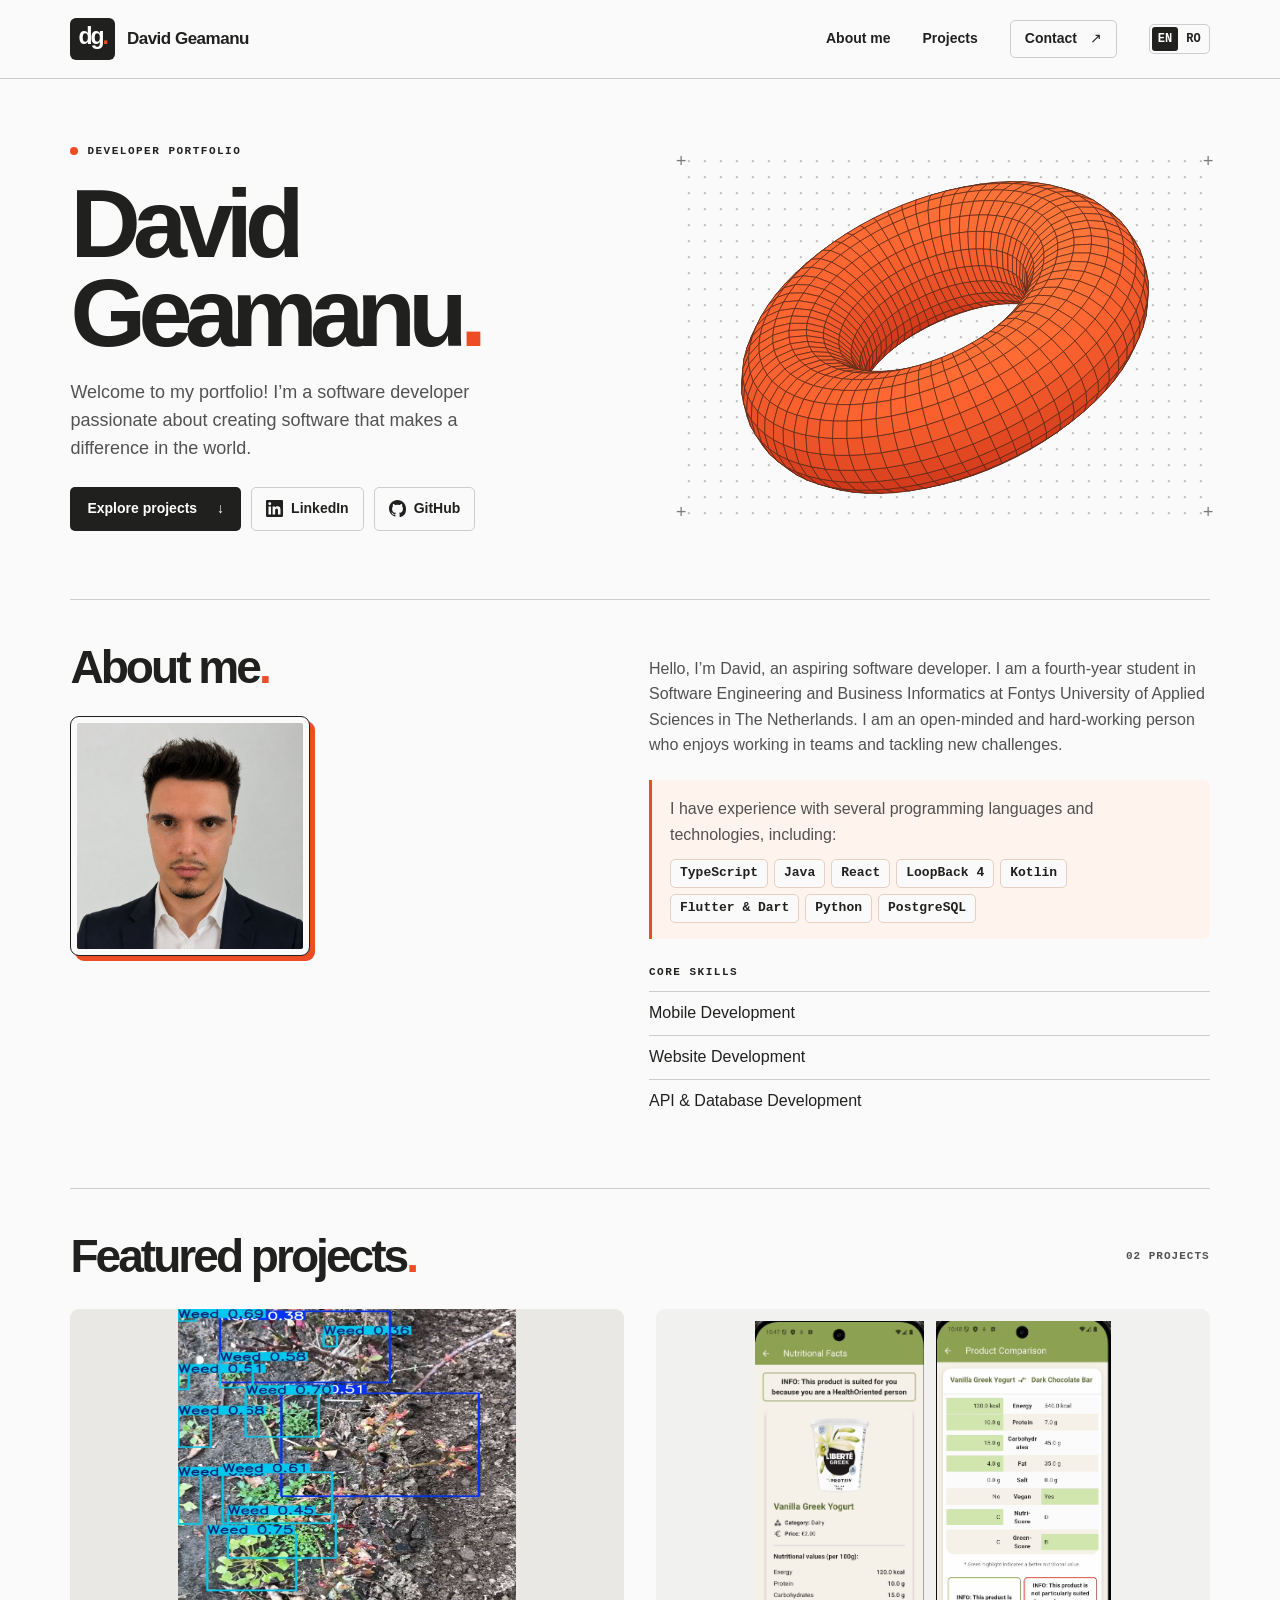
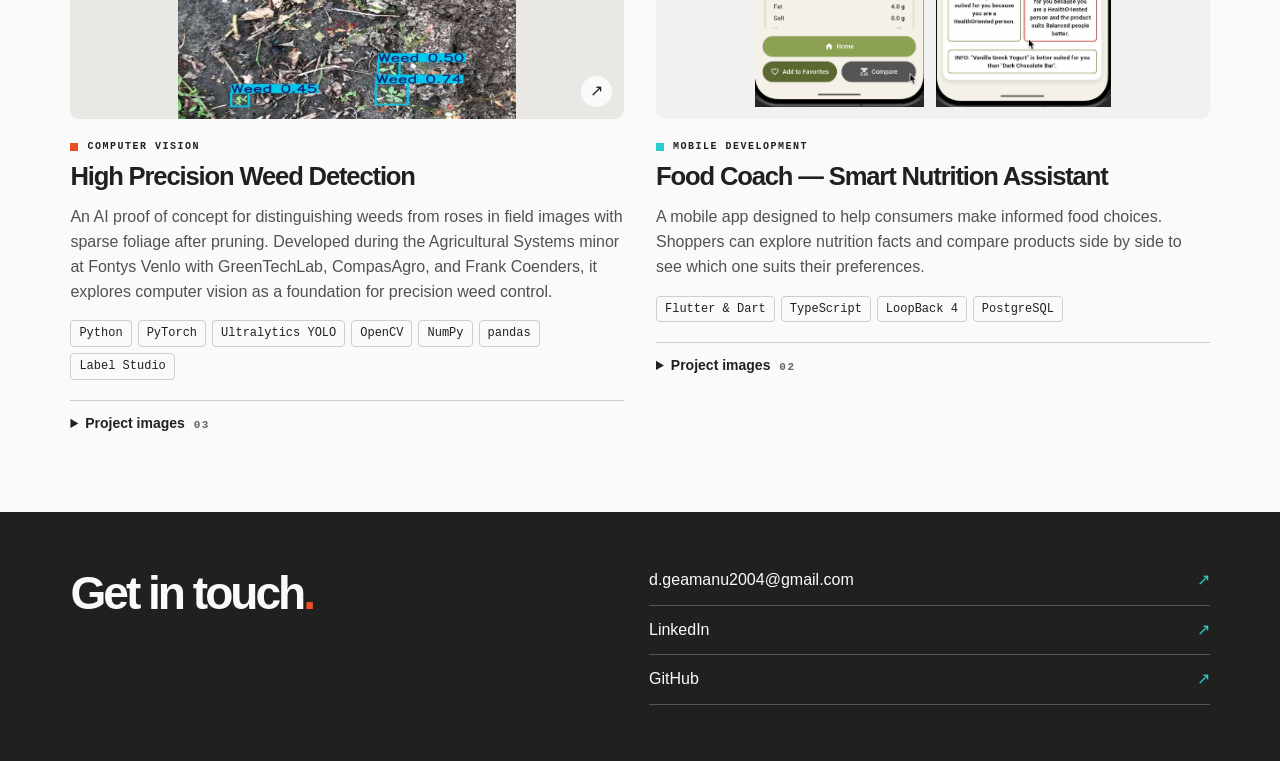
<file: index.html>
<!doctype html>
<html lang="en"><head><meta charset="utf-8"><meta name="viewport" content="width=device-width, initial-scale=1"><meta name="description" content="Discover David Geamanu's portfolio!"><title>David Geamanu · Portfolio</title><link rel="stylesheet" href="styles.css"></head>
<body id="top"><a class="skip" href="#main">Skip to content</a>
<header><div class="bar"><a class="brand" href="#top"><b class="mark">dg<span>.</span></b> David Geamanu</a><nav aria-label="Main navigation"><a href="#about">About me</a><a href="#projects">Projects</a><a class="contact-link" href="#contact">Contact <span aria-hidden="true">↗</span></a><div class="languages"><a href="index.html" hreflang="en" lang="en" aria-current="page">EN</a><a href="ro.html" hreflang="ro" lang="ro">RO</a></div></nav></div></header>
<main id="main">
<section class="hero wrap" aria-labelledby="name"><div><div class="eyebrow"><i></i> Developer portfolio</div><h1 id="name">David<br>Geamanu<span>.</span></h1><p>Welcome to my portfolio! I’m a software developer passionate about creating software that makes a difference in the world.</p><div class="hero-actions"><a class="action" href="#projects">Explore projects <span aria-hidden="true">↓</span></a><a class="social-button" href="https://www.linkedin.com/feed/"><svg aria-hidden="true" viewBox="0 0 24 24"><path d="M20.45 20.45h-3.56v-5.57c0-1.33-.02-3.04-1.85-3.04-1.85 0-2.14 1.45-2.14 2.94v5.67H9.34V9h3.41v1.56h.05c.47-.9 1.64-1.85 3.37-1.85 3.6 0 4.28 2.37 4.28 5.46zM5.32 7.43a2.07 2.07 0 1 1 0-4.14 2.07 2.07 0 0 1 0 4.14zM7.1 20.45H3.54V9H7.1zM22.22 0H1.77C.79 0 0 .77 0 1.73v20.54C0 23.23.79 24 1.77 24h20.45c.98 0 1.78-.77 1.78-1.73V1.73C24 .77 23.2 0 22.22 0z"/></svg>LinkedIn</a>
<a class="social-button" href="https://github.com/sudo-Geamanu"><svg aria-hidden="true" viewBox="0 0 16 16"><path d="M8 0C3.58 0 0 3.58 0 8c0 3.54 2.29 6.53 5.47 7.59.4.07.55-.17.55-.38 0-.19-.01-.69-.01-1.36-2.23.48-2.7-.54-2.7-.54-.36-.92-.88-1.16-.88-1.16-.72-.5.06-.49.06-.49.8.06 1.22.82 1.22.82.71 1.22 1.87.87 2.33.67.07-.52.28-.87.51-1.07-1.78-.2-3.64-.89-3.64-3.95 0-.87.31-1.59.82-2.15-.08-.2-.36-1.02.08-2.12 0 0 .67-.22 2.2.82a7.7 7.7 0 0 1 4 0c1.53-1.04 2.2-.82 2.2-.82.44 1.1.16 1.92.08 2.12.51.56.82 1.28.82 2.15 0 3.07-1.87 3.75-3.65 3.95.29.25.54.74.54 1.49 0 1.07-.01 1.93-.01 2.19 0 .21.15.46.55.38A8 8 0 0 0 16 8c0-4.42-3.58-8-8-8z"/></svg>GitHub</a></div></div>
<div class="art" aria-hidden="true"><span class="corner tl">+</span><span class="corner tr">+</span><img src="assets/torus.svg" alt=""><span class="corner bl">+</span><span class="corner br">+</span></div></section>
<section class="wrap section split" id="about"><div><h2>About me<span>.</span></h2><img class="about-photo" src="assets/Linkedin.png" width="1254" height="1254" alt="David Geamanu"></div><div><p class="bio-lead"></p><p class="bio-body">Hello, I’m David, an aspiring software developer. I am a fourth-year student in Software Engineering and Business Informatics at Fontys University of Applied Sciences in The Netherlands. I am an open-minded and hard-working person who enjoys working in teams and tackling new challenges.</p><div class="experience"><p id="experience-label">I have experience with several programming languages and technologies, including:</p><ul aria-labelledby="experience-label"><li>TypeScript</li><li>Java</li><li>React</li><li>LoopBack 4</li><li>Kotlin</li><li>Flutter &amp; Dart</li><li>Python</li><li>PostgreSQL</li></ul></div><h3 class="eyebrow">Core skills</h3><ul class="skills"><li>Mobile Development</li><li>Website Development</li><li>API &amp; Database Development</li></ul></div></section>
<section class="wrap section" id="projects"><div class="section-title"><h2>Featured projects<span>.</span></h2><small>02 projects</small></div>
<div class="projects">
<article><a class="cover field" href="assets/weed-closeup.png" aria-label="Open weed detection preview"><img src="assets/weed-closeup.png" alt="Pruned roses and weeds marked with model predictions"><span class="expand" aria-hidden="true">↗</span></a><div class="category"><i></i> Computer vision</div><h3>High Precision Weed Detection</h3><p>An AI proof of concept for distinguishing weeds from roses in field images with sparse foliage after pruning. Developed during the Agricultural Systems minor at Fontys Venlo with GreenTechLab, CompasAgro, and Frank Coenders, it explores computer vision as a foundation for precision weed control.</p>
<ul class="tags" aria-label="Technology stack"><li>Python</li><li>PyTorch</li><li>Ultralytics YOLO</li><li>OpenCV</li><li>NumPy</li><li>pandas</li><li>Label Studio</li></ul>
<details><summary>Project images <span>03</span></summary><div class="gallery"><a href="assets/weed-field.png"><img loading="lazy" src="assets/weed-field.png" alt="Annotated field image">Annotated field image</a><a href="assets/weed-closeup.png"><img loading="lazy" src="assets/weed-closeup.png" alt="Detection close-up">Detection close-up</a><a href="assets/training-results.png"><img loading="lazy" src="assets/training-results.png" alt="Model training metrics">Model training metrics</a></div></details></article>
<article><div class="cover phones"><a href="assets/nutrition-facts.png"><img src="assets/nutrition-facts.png" alt="Food Coach nutritional facts screen"></a><a href="assets/product-comparison.png"><img src="assets/product-comparison.png" alt="Food Coach product comparison screen"></a></div><div class="category teal"><i></i> Mobile development</div><h3>Food Coach <span>— Smart Nutrition Assistant</span></h3><p>A mobile app designed to help consumers make informed food choices. Shoppers can explore nutrition facts and compare products side by side to see which one suits their preferences.</p><ul class="tags" aria-label="Technology stack"><li>Flutter & Dart</li><li>TypeScript</li><li>LoopBack 4</li><li>PostgreSQL</li></ul>
<details><summary>Project images <span>02</span></summary><div class="gallery"><a href="assets/nutrition-facts.png"><img loading="lazy" src="assets/nutrition-facts.png" alt="Nutrition facts">Nutrition facts</a><a href="assets/product-comparison.png"><img loading="lazy" src="assets/product-comparison.png" alt="Product comparison">Product comparison</a></div></details></article></div></section>

</main><footer id="contact"><div class="wrap split"><h2>Get in touch<span>.</span></h2><div class="links"><a href="mailto:d.geamanu2004@gmail.com">d.geamanu2004@gmail.com <span>↗</span></a><a href="https://www.linkedin.com/feed/">LinkedIn <span>↗</span></a><a href="https://github.com/sudo-Geamanu">GitHub <span>↗</span></a></div></div></footer></body></html>
</file>
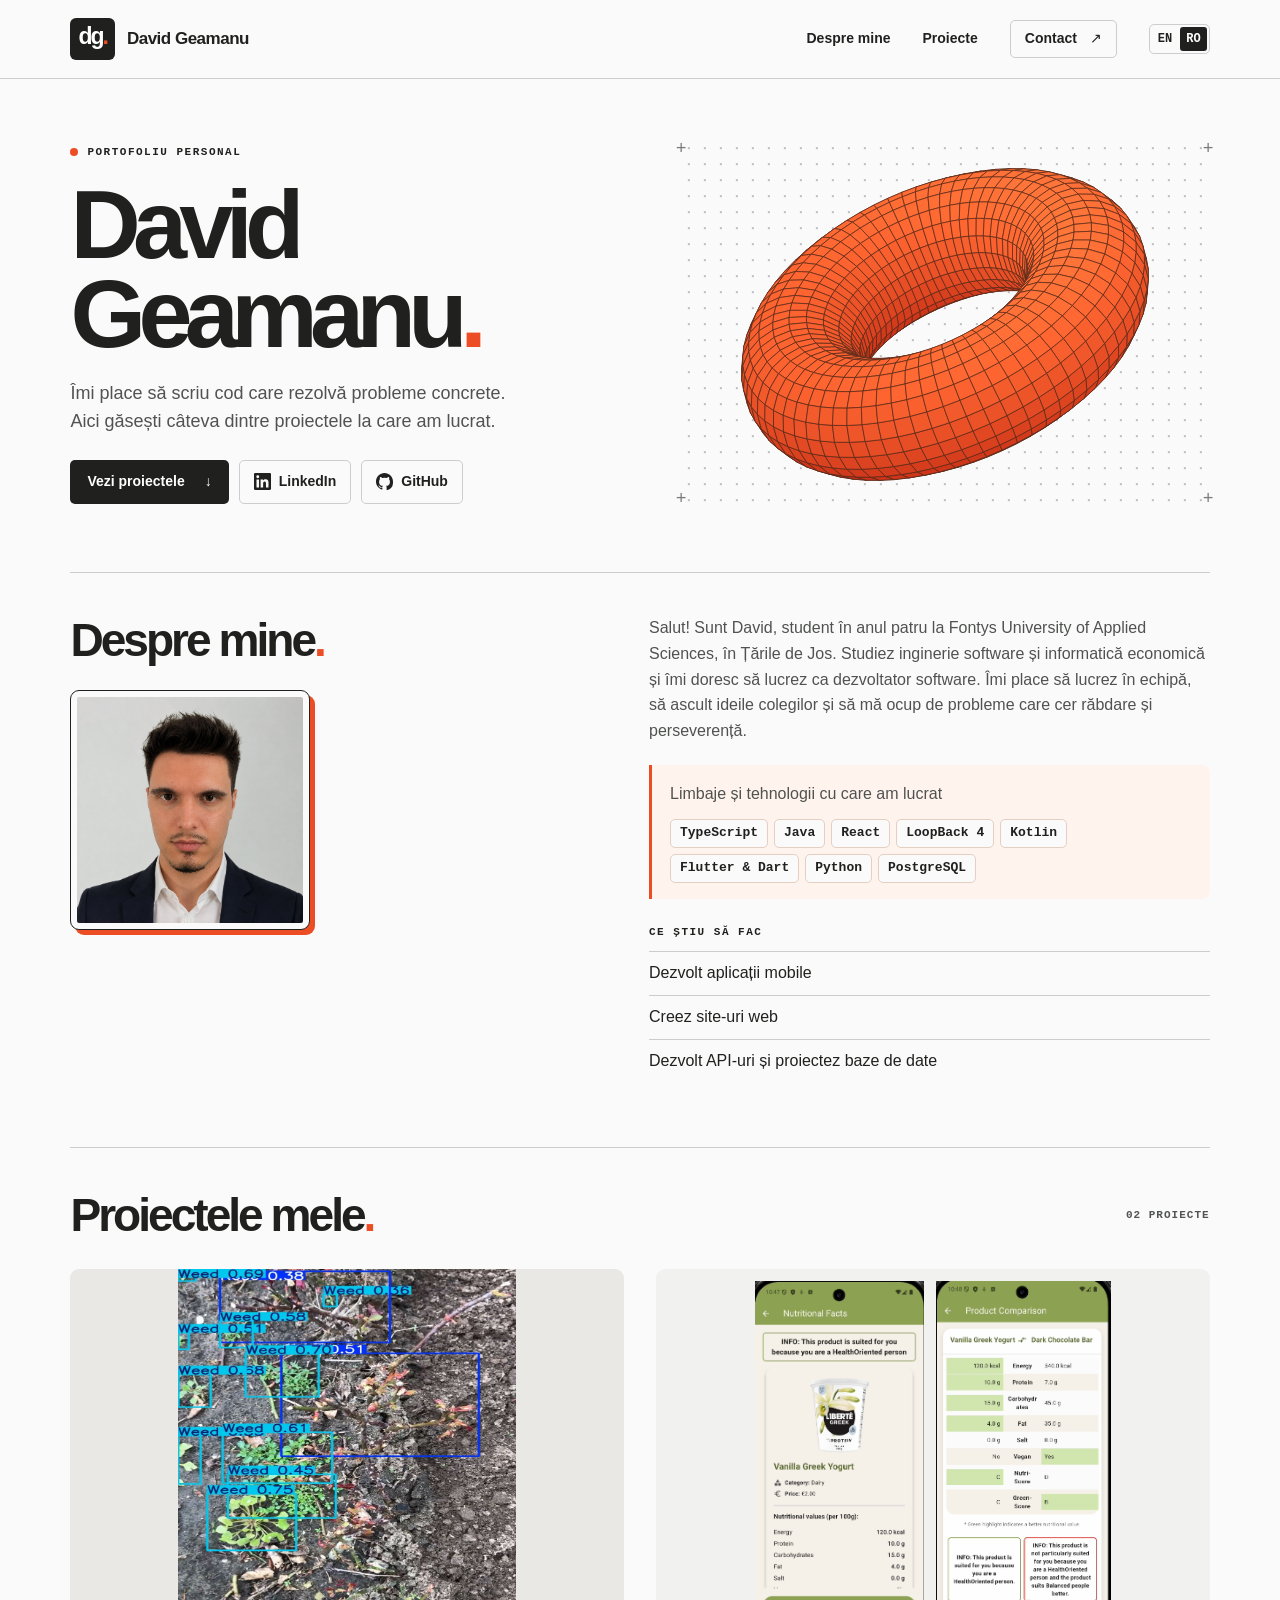
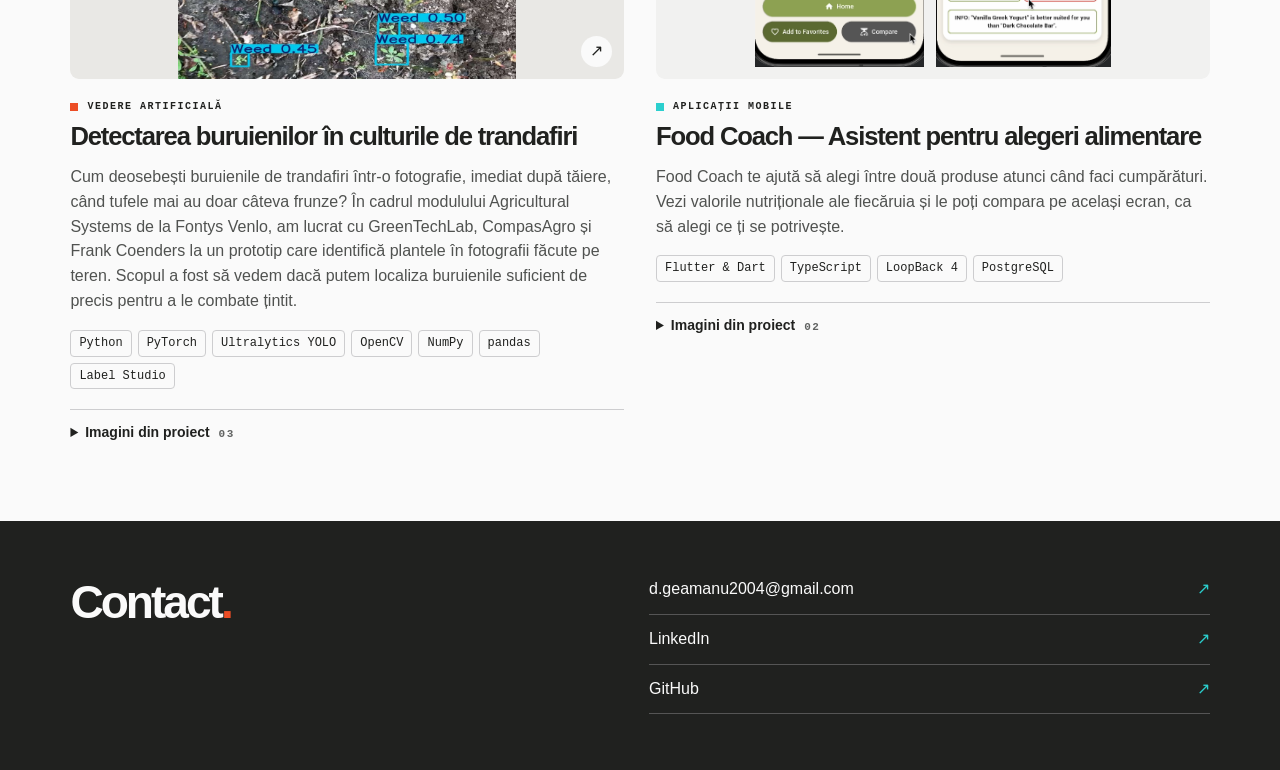
<file: ro.html>
<!doctype html>
<html lang="ro"><head><meta charset="utf-8"><meta name="viewport" content="width=device-width, initial-scale=1"><meta name="description" content="Descoperă proiectele lui David Geamanu!"><title>David Geamanu · Portofoliu</title><link rel="stylesheet" href="styles.css"></head>
<body id="top"><a class="skip" href="#main">Mergi direct la conținut</a>
<header><div class="bar"><a class="brand" href="#top"><b class="mark">dg<span>.</span></b> David Geamanu</a><nav aria-label="Navigare principală"><a href="#about">Despre mine</a><a href="#projects">Proiecte</a><a class="contact-link" href="#contact">Contact <span aria-hidden="true">↗</span></a><div class="languages"><a href="index.html" hreflang="en" lang="en">EN</a><a href="ro.html" hreflang="ro" lang="ro" aria-current="page">RO</a></div></nav></div></header>
<main id="main">
<section class="hero wrap" aria-labelledby="name"><div><div class="eyebrow"><i></i> Portofoliu personal</div><h1 id="name">David<br>Geamanu<span>.</span></h1><p>Îmi place să scriu cod care rezolvă probleme concrete. Aici găsești câteva dintre proiectele la care am lucrat.</p><div class="hero-actions"><a class="action" href="#projects">Vezi proiectele <span aria-hidden="true">↓</span></a><a class="social-button" href="https://www.linkedin.com/feed/"><svg aria-hidden="true" viewBox="0 0 24 24"><path d="M20.45 20.45h-3.56v-5.57c0-1.33-.02-3.04-1.85-3.04-1.85 0-2.14 1.45-2.14 2.94v5.67H9.34V9h3.41v1.56h.05c.47-.9 1.64-1.85 3.37-1.85 3.6 0 4.28 2.37 4.28 5.46zM5.32 7.43a2.07 2.07 0 1 1 0-4.14 2.07 2.07 0 0 1 0 4.14zM7.1 20.45H3.54V9H7.1zM22.22 0H1.77C.79 0 0 .77 0 1.73v20.54C0 23.23.79 24 1.77 24h20.45c.98 0 1.78-.77 1.78-1.73V1.73C24 .77 23.2 0 22.22 0z"/></svg>LinkedIn</a>
<a class="social-button" href="https://github.com/sudo-Geamanu"><svg aria-hidden="true" viewBox="0 0 16 16"><path d="M8 0C3.58 0 0 3.58 0 8c0 3.54 2.29 6.53 5.47 7.59.4.07.55-.17.55-.38 0-.19-.01-.69-.01-1.36-2.23.48-2.7-.54-2.7-.54-.36-.92-.88-1.16-.88-1.16-.72-.5.06-.49.06-.49.8.06 1.22.82 1.22.82.71 1.22 1.87.87 2.33.67.07-.52.28-.87.51-1.07-1.78-.2-3.64-.89-3.64-3.95 0-.87.31-1.59.82-2.15-.08-.2-.36-1.02.08-2.12 0 0 .67-.22 2.2.82a7.7 7.7 0 0 1 4 0c1.53-1.04 2.2-.82 2.2-.82.44 1.1.16 1.92.08 2.12.51.56.82 1.28.82 2.15 0 3.07-1.87 3.75-3.65 3.95.29.25.54.74.54 1.49 0 1.07-.01 1.93-.01 2.19 0 .21.15.46.55.38A8 8 0 0 0 16 8c0-4.42-3.58-8-8-8z"/></svg>GitHub</a></div></div>
<div class="art" aria-hidden="true"><span class="corner tl">+</span><span class="corner tr">+</span><img src="assets/torus.svg" alt=""><span class="corner bl">+</span><span class="corner br">+</span></div></section>
<section class="wrap section split" id="about"><div><h2>Despre mine<span>.</span></h2><img class="about-photo" src="assets/Linkedin.png" width="1254" height="1254" alt="David Geamanu"></div><div><p class="bio-body">Salut! Sunt David, student în anul patru la Fontys University of Applied Sciences, în Țările de Jos. Studiez inginerie software și informatică economică și îmi doresc să lucrez ca dezvoltator software. Îmi place să lucrez în echipă, să ascult ideile colegilor și să mă ocup de probleme care cer răbdare și perseverență.</p><div class="experience"><p id="experience-label">Limbaje și tehnologii cu care am lucrat</p><ul aria-labelledby="experience-label"><li>TypeScript</li><li>Java</li><li>React</li><li>LoopBack 4</li><li>Kotlin</li><li>Flutter &amp; Dart</li><li>Python</li><li>PostgreSQL</li></ul></div><h3 class="eyebrow">Ce știu să fac</h3><ul class="skills"><li>Dezvolt aplicații mobile</li><li>Creez site-uri web</li><li>Dezvolt API-uri și proiectez baze de date</li></ul></div></section>
<section class="wrap section" id="projects"><div class="section-title"><h2>Proiectele mele<span>.</span></h2><small>02 proiecte</small></div>
<div class="projects">
<article><a class="cover field" href="assets/weed-closeup.png" aria-label="Mărește fotografia pentru a vedea plantele identificate"><img src="assets/weed-closeup.png" alt="Trandafiri și buruieni încadrați în dreptunghiuri colorate, cu etichetele atribuite de model"><span class="expand" aria-hidden="true">↗</span></a><div class="category"><i></i> Vedere artificială</div><h3>Detectarea buruienilor în culturile de trandafiri</h3><p>Cum deosebești buruienile de trandafiri într-o fotografie, imediat după tăiere, când tufele mai au doar câteva frunze? În cadrul modulului Agricultural Systems de la Fontys Venlo, am lucrat cu GreenTechLab, CompasAgro și Frank Coenders la un prototip care identifică plantele în fotografii făcute pe teren. Scopul a fost să vedem dacă putem localiza buruienile suficient de precis pentru a le combate țintit.</p>
<ul class="tags" aria-label="Tehnologii utilizate"><li>Python</li><li>PyTorch</li><li>Ultralytics YOLO</li><li>OpenCV</li><li>NumPy</li><li>pandas</li><li>Label Studio</li></ul>
<details><summary>Imagini din proiect <span>03</span></summary><div class="gallery"><a href="assets/weed-field.png"><img loading="lazy" src="assets/weed-field.png" alt="Plante identificate pe teren">Plante identificate pe teren</a><a href="assets/weed-closeup.png"><img loading="lazy" src="assets/weed-closeup.png" alt="Buruieni văzute de aproape">Buruieni văzute de aproape</a><a href="assets/training-results.png"><img loading="lazy" src="assets/training-results.png" alt="Evoluția modelului în timpul antrenării">Evoluția modelului în timpul antrenării</a></div></details></article>
<article><div class="cover phones"><a href="assets/nutrition-facts.png"><img src="assets/nutrition-facts.png" alt="Valorile nutriționale ale unui iaurt grecesc cu vanilie, afișate în Food Coach"></a><a href="assets/product-comparison.png"><img src="assets/product-comparison.png" alt="Comparație între un iaurt grecesc cu vanilie și un baton de ciocolată neagră"></a></div><div class="category teal"><i></i> Aplicații mobile</div><h3>Food Coach <span>— Asistent pentru alegeri alimentare</span></h3><p>Food Coach te ajută să alegi între două produse atunci când faci cumpărături. Vezi valorile nutriționale ale fiecăruia și le poți compara pe același ecran, ca să alegi ce ți se potrivește.</p><ul class="tags" aria-label="Tehnologii utilizate"><li>Flutter & Dart</li><li>TypeScript</li><li>LoopBack 4</li><li>PostgreSQL</li></ul>
<details><summary>Imagini din proiect <span>02</span></summary><div class="gallery"><a href="assets/nutrition-facts.png"><img loading="lazy" src="assets/nutrition-facts.png" alt="Valori nutriționale">Valori nutriționale</a><a href="assets/product-comparison.png"><img loading="lazy" src="assets/product-comparison.png" alt="Comparație între produse">Comparație între produse</a></div></details></article></div></section>

</main><footer id="contact"><div class="wrap split"><h2>Contact<span>.</span></h2><div class="links"><a href="mailto:d.geamanu2004@gmail.com">d.geamanu2004@gmail.com <span>↗</span></a><a href="https://www.linkedin.com/feed/">LinkedIn <span>↗</span></a><a href="https://github.com/sudo-Geamanu">GitHub <span>↗</span></a></div></div></footer></body></html>
</file>
<file: styles.css>
*{box-sizing:border-box}
:root{--ink:#20211f;--paper:#fafafa;--orange:#ec4d25;--aqua:#2bcfce;--line:#cdcdcf;--gray:#939599}
html{scroll-behavior:smooth;scroll-padding-top:24px}
body{margin:0;background:var(--paper);color:var(--ink);font:16px/1.55 Inter,"Segoe UI",Arial,sans-serif}
a{color:inherit;text-decoration:none}a:focus-visible,summary:focus-visible{outline:3px solid #087d80;outline-offset:4px}
.wrap,.bar{width:min(1200px,89%);margin:auto}
header{border-bottom:1px solid var(--line)}.bar,nav,.brand,.action,.section-title,.category,.eyebrow{display:flex;align-items:center}
.bar{height:78px;justify-content:space-between}.brand{font-size:17px;font-weight:650;gap:12px;letter-spacing:-.5px}.mark{display:grid;display:block;border-radius:6px;background:var(--ink);color:white;padding:1px 8px 5px;font-size:23px;letter-spacing:-2px}.mark span,h1 span,h2 span{color:var(--orange)}
nav{gap:32px;font-size:14px;font-weight:550}nav a:hover,.links a:hover{text-decoration:underline;text-underline-offset:4px}.contact-link{border:1px solid var(--line);border-radius:5px;padding:7px 14px}.contact-link span{margin-left:9px}
.hero{display:grid;grid-template-columns:1fr 1fr;gap:7%;align-items:center;padding:65px 0 68px}
.eyebrow,.category,small,summary span{font:600 11px/1.3 "IBM Plex Mono",Consolas,monospace;text-transform:uppercase;letter-spacing:1.5px}
.eyebrow,.category{gap:9px}i{display:inline-block;width:8px;height:8px;background:var(--orange)}.eyebrow i{border-radius:50%}
h1,h2,h3,p{margin:0}h1{font-size:clamp(70px,7.6vw,112px);line-height:.91;letter-spacing:-.079em;font-weight:650;margin:22px 0}.hero p{font-size:18px;max-width:460px;color:#515251;line-height:1.55}.action{width:max-content;margin-top:24px;background:var(--ink);color:white;border-radius:5px;padding:11px 17px;gap:20px;font-size:14px;font-weight:600}.action:hover{background:#414340}
.art{position:relative;display:grid;place-items:center;aspect-ratio:1.47;background:radial-gradient(#bcbdbf .9px,transparent 1px) center/16px 16px}.art img{width:100%;display:block}.corner{position:absolute;font:18px monospace;color:#797b7d}.tl,.tr{top:-5px}.bl,.br{bottom:-5px}.tl,.bl{left:-4px}.tr,.br{right:-4px}
.section{border-top:1px solid var(--line);padding:42px 0 65px}.section-title{justify-content:space-between;margin-bottom:28px}h2{font-size:clamp(34px,3.6vw,52px);letter-spacing:-.065em;line-height:1.1;font-weight:650}small{color:#525453;letter-spacing:1px}
.projects{display:grid;grid-template-columns:1fr 1fr;gap:32px}.cover{display:flex;position:relative;aspect-ratio:1.8;border-radius:9px;overflow:hidden}.field img{width:100%;height:100%;object-fit:cover;object-position:50% 43%}.expand{position:absolute;right:12px;bottom:12px;border-radius:50%;width:31px;height:31px;display:grid;place-items:center;background:var(--paper);color:var(--ink)}
.category{margin:21px 0 9px;font-size:10px}.teal i{background:var(--aqua)}h3{font-size:clamp(22px,2vw,31px);letter-spacing:-.045em;line-height:1.17;font-weight:640}article p{margin:13px 0;color:#505250}.tags{list-style:none;padding:0;display:flex;flex-wrap:wrap;gap:6px;margin:16px 0}.tags li{font:12px/1.4 Consolas,monospace;border:1px solid var(--line);padding:4px 8px;border-radius:4px}
details{border-top:1px solid var(--line);margin-top:20px}summary{cursor:pointer;font-size:14px;font-weight:600;padding:12px 0}summary span{color:#616362;margin-left:5px}.gallery{display:flex;gap:12px}.gallery a{flex:1;min-width:0;font-size:13px}.gallery img{display:block;background:white;width:100%;height:110px;object-fit:contain;border:1px solid var(--line);border-radius:4px;margin-bottom:5px}
.split{display:grid;grid-template-columns:1fr 1.15fr;gap:8%}.bio{font-size:21px;line-height:1.55;letter-spacing:-.025em;margin-bottom:28px}.skills{padding:0;list-style:none;margin:12px 0 0}.skills li{padding:9px 0;border-top:1px solid var(--line)}footer{background:var(--ink);color:var(--paper);padding:56px 0}.links a{display:flex;justify-content:space-between;padding:12px 0;border-bottom:1px solid #555}.links a:first-child{padding-top:0}.links span{color:var(--aqua)}.skip{position:absolute;left:-9999px}.skip:focus{left:8px;top:8px;background:white;padding:8px;z-index:1}
@media(max-width:740px){.hero{gap:3%;padding:44px 0}.hero p{font-size:16px}.projects{gap:20px}.bar{height:65px}nav{gap:16px}.brand{font-size:15px}.split{gap:5%}}
@media(max-width:600px){.wrap,.bar{width:90%}.brand{font-size:0;gap:0}.mark{font-size:22px}.hero,.projects,.split{grid-template-columns:1fr}.hero{gap:34px}.art{width:min(100%,390px);aspect-ratio:1.85;justify-self:center}.art img{height:100%;width:100%;position:absolute}.projects{gap:32px}.split{gap:24px}.section{padding:30px 0 42px}.section-title{margin-bottom:22px}small{font-size:9px}.bio{font-size:19px}.contact-link{padding:6px 10px}footer{padding:36px 0}}
@media(prefers-reduced-motion:reduce){html{scroll-behavior:auto}}
.languages{display:flex;gap:2px;border:1px solid var(--line);border-radius:5px;padding:2px}
.languages a{padding:3px 6px;font:600 12px/1.5 Consolas,monospace}
.languages [aria-current]{background:var(--ink);color:white;border-radius:3px}
.cover{aspect-ratio:1.35}
.field{background:#e9e8e5}
.field img{object-fit:contain;object-position:center}
@media(max-width:600px){nav{gap:9px;font-size:12px}.contact-link{padding:5px}.contact-link span{margin-left:2px}.languages a{padding:3px 4px}.bar{width:96%}}
.about-photo{display:block;width:min(100%,240px);height:auto;margin:24px 0 0;border-radius:9px}

.hero-actions{display:flex;flex-wrap:wrap;gap:10px;margin-top:24px}
.hero-actions .action{margin:0}
.social-button{display:inline-flex;align-items:center;gap:8px;padding:10px 14px;border:1px solid var(--line);border-radius:5px;font-size:14px;font-weight:600}
.social-button:hover{border-color:var(--ink);background:#f0f0ef}
.social-button svg{width:17px;height:17px;fill:currentColor}
.phones{justify-content:center;align-items:stretch;gap:12px;padding:12px;background:#f1f1f0}
.phones a{display:block;min-width:0}
.phones img{display:block;width:100%;height:100%;object-fit:contain}
.about-photo{padding:6px;background:var(--paper);border:1px solid var(--ink);box-shadow:5px 5px 0 var(--orange)}
.bio-lead {
  max-width: 30ch;
  margin-bottom: 14px;
  font-size: clamp(24px, 2.2vw, 32px);
  font-weight: 600;
  letter-spacing: -.045em;
  line-height: 1.18;
}
.bio-body, .experience p {
  color: #505250;
  line-height: 1.6;
}
.experience {
  margin: 22px 0 26px;
  padding: 16px 18px;
  border-left: 3px solid var(--orange);
  background: #fff3ed;
  border-radius: 0 8px 8px 0;
}
.experience ul {
  display: flex;
  flex-wrap: wrap;
  gap: 6px;
  margin: 12px 0 0;
  padding: 0;
  list-style: none;
}
.experience li {
  padding: 4px 9px;
  border: 1px solid #e5cfc3;
  border-radius: 5px;
  background: var(--paper);
  font: 600 13px/1.45 Consolas, monospace;
}
</file>
